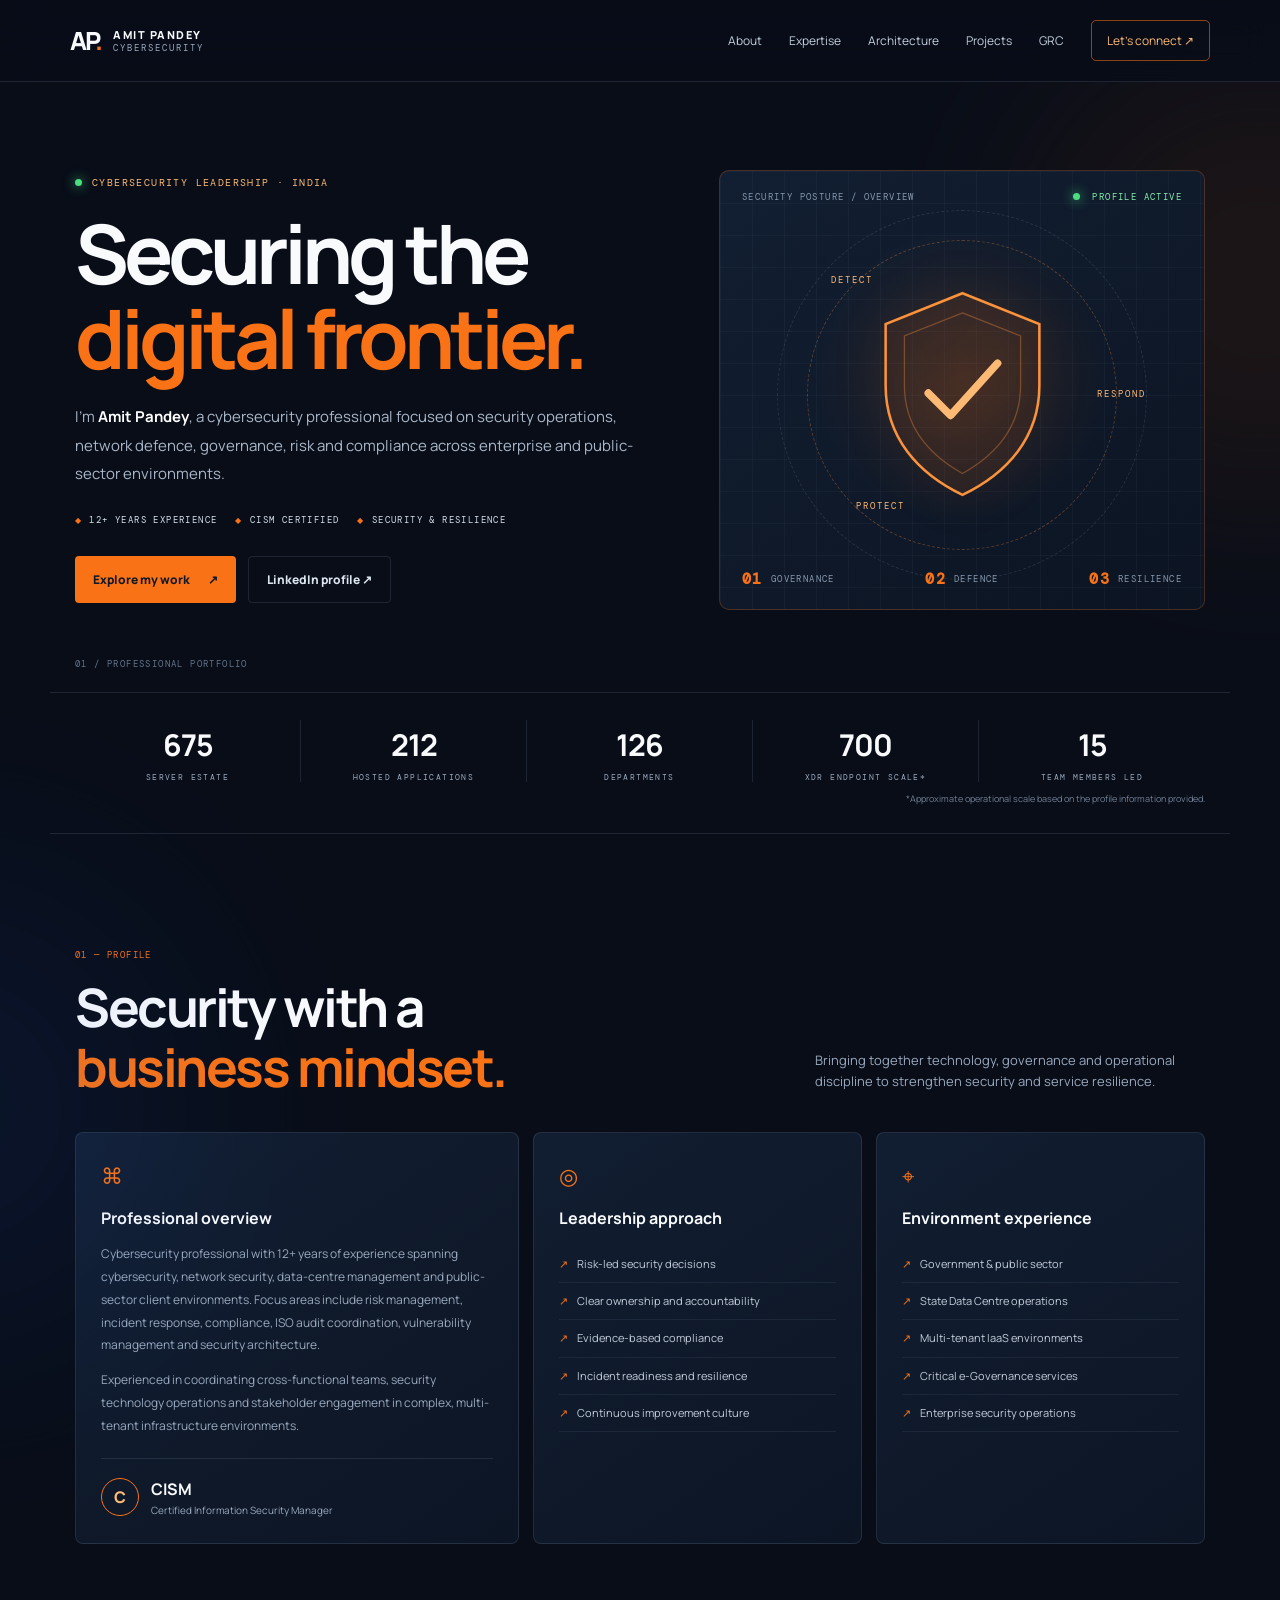
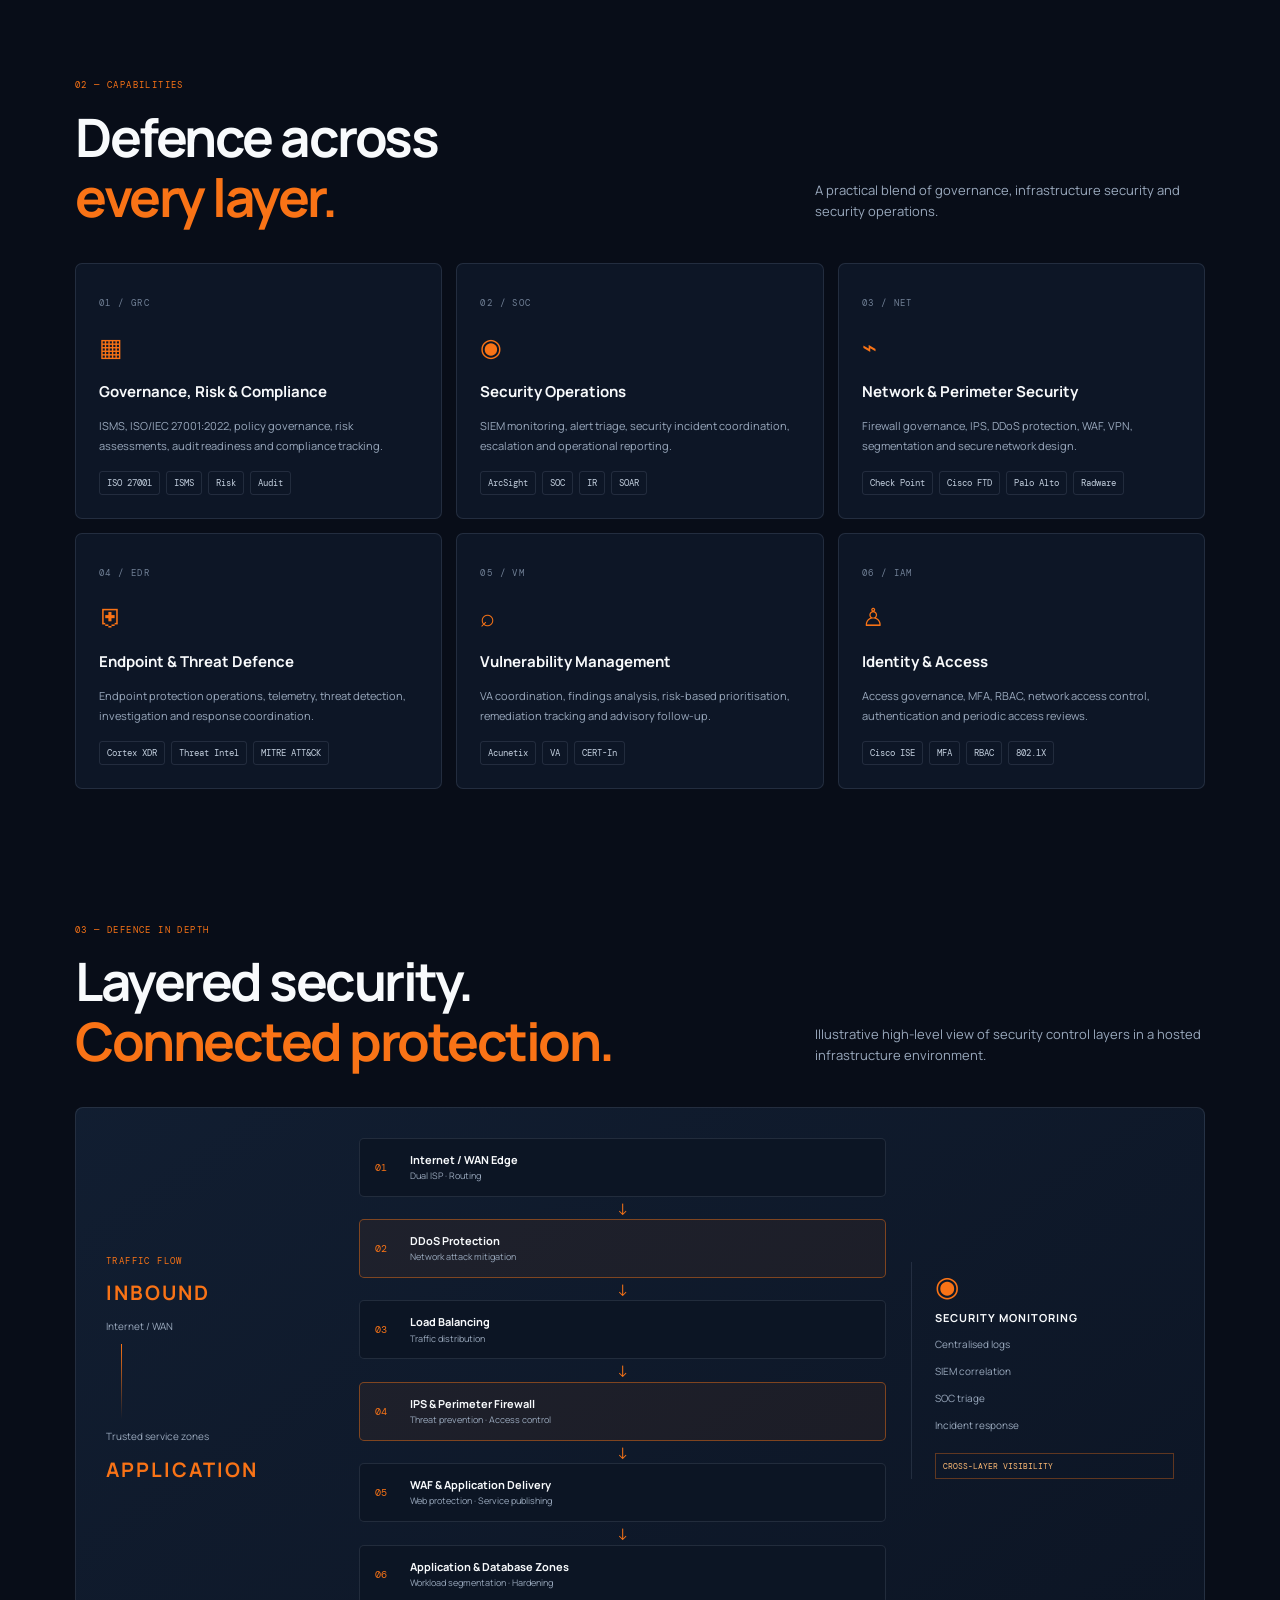
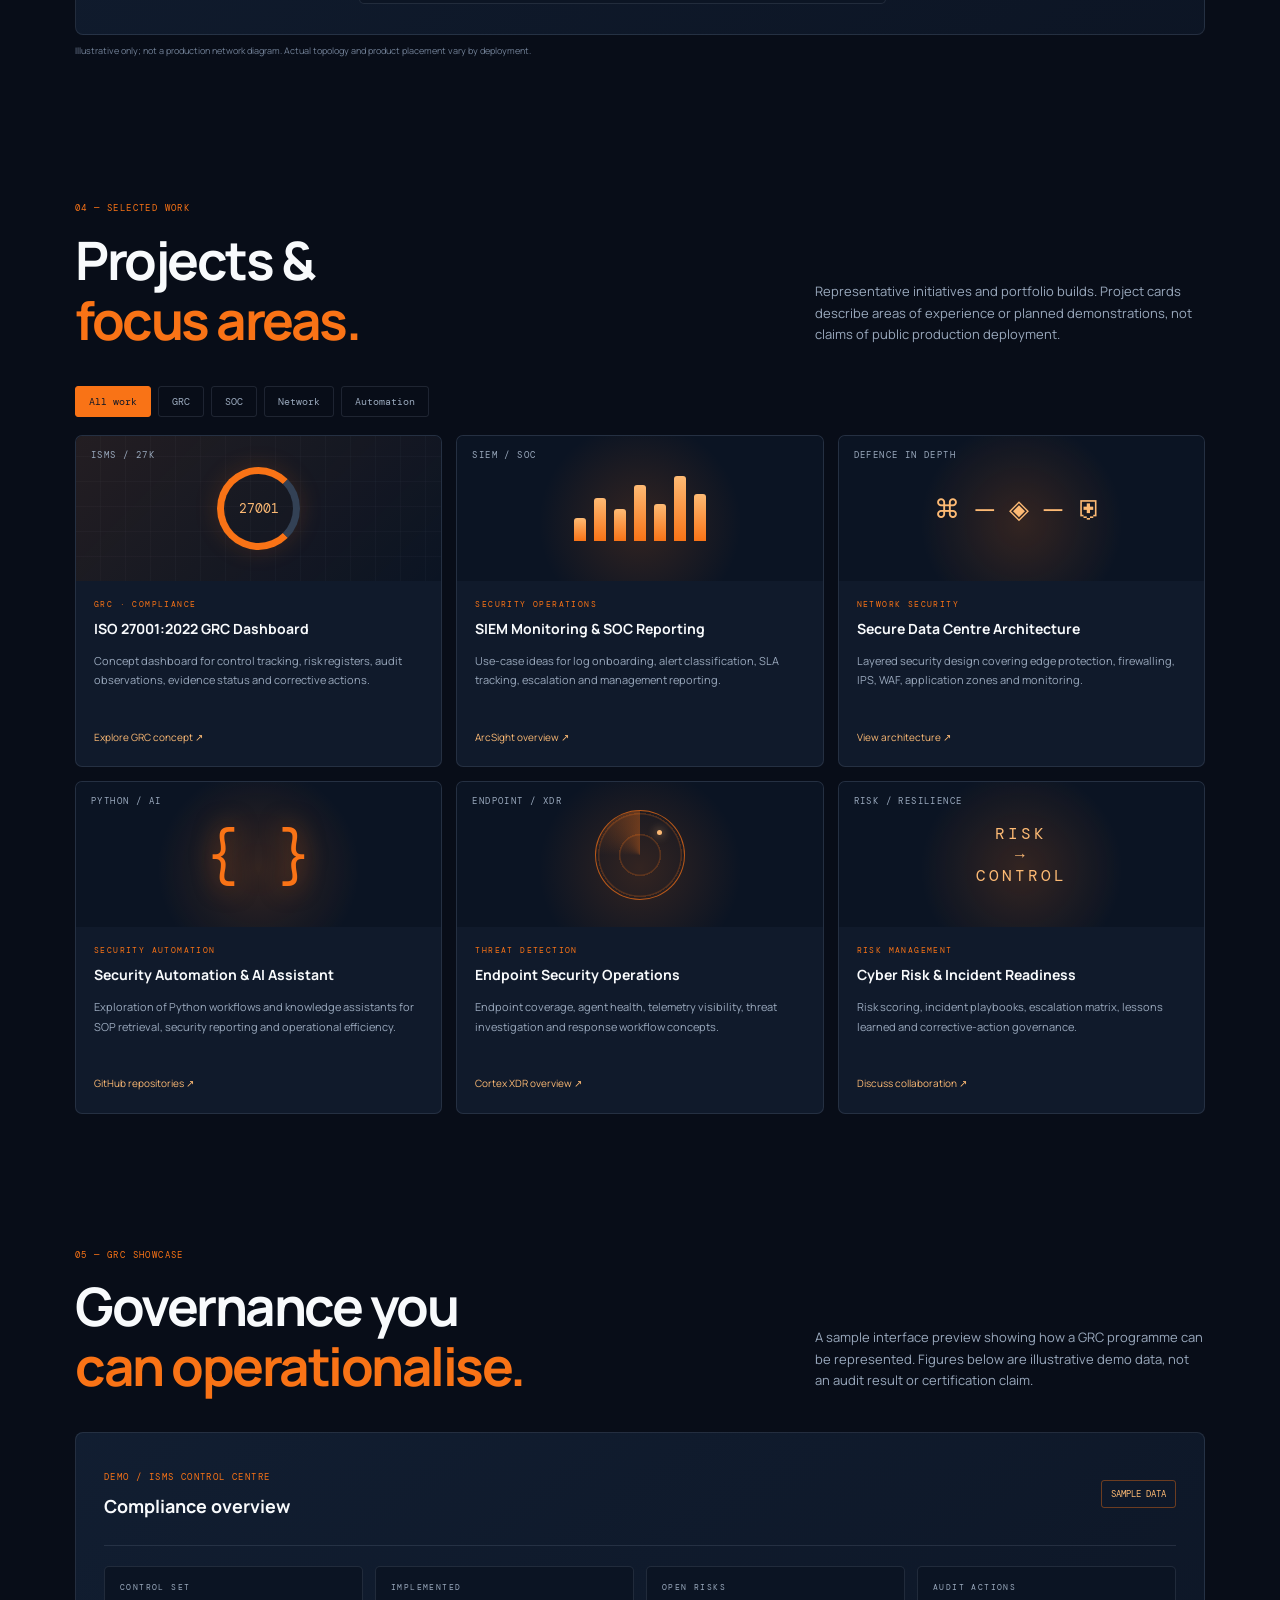
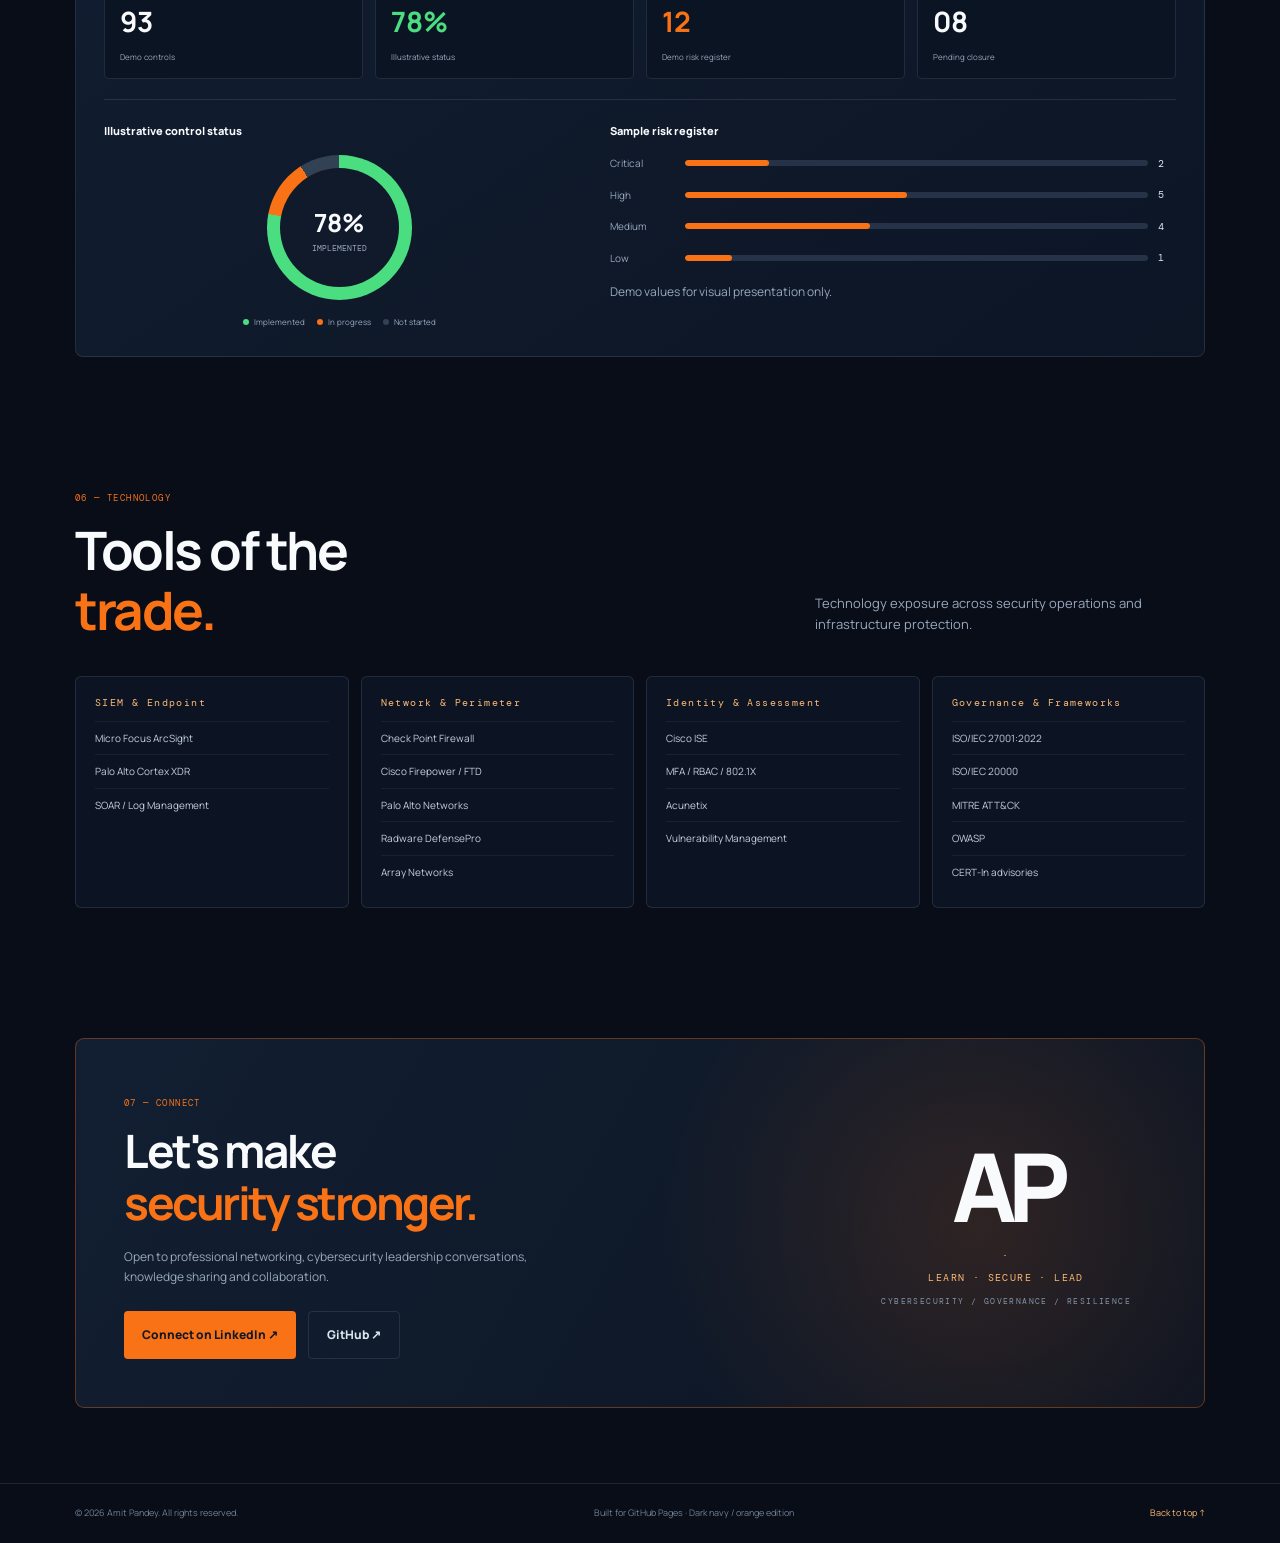
<file: index.html>
<!doctype html>
<html lang="en">
<head>
  <meta charset="utf-8">
  <meta name="viewport" content="width=device-width, initial-scale=1">
  <meta name="theme-color" content="#0b1120">
  <meta name="description" content="Amit Pandey — Cybersecurity Manager. Cybersecurity leadership, security operations, GRC, network security and data-centre security portfolio.">
  <title>Amit Pandey | Cybersecurity Manager</title>
  <link rel="icon" href="assets/favicon.svg" type="image/svg+xml">
  <link rel="preconnect" href="https://fonts.googleapis.com">
  <link rel="preconnect" href="https://fonts.gstatic.com" crossorigin>
  <link href="https://fonts.googleapis.com/css2?family=DM+Mono:wght@400;500&family=Manrope:wght@400;500;600;700;800&display=swap" rel="stylesheet">
  <link rel="stylesheet" href="styles.css">
</head>
<body>
  <div class="ambient ambient-one"></div><div class="ambient ambient-two"></div>
  <header class="topbar">
    <a class="brand" href="#home"><span class="brand-mark">AP<span>.</span></span><span class="brand-name">AMIT PANDEY<small>CYBERSECURITY</small></span></a>
    <button class="menu-toggle" id="menuToggle" aria-label="Toggle navigation" aria-expanded="false">☰</button>
    <nav id="nav">
      <a href="#about">About</a><a href="#expertise">Expertise</a><a href="#architecture">Architecture</a>
      <a href="#projects">Projects</a><a href="#grc">GRC</a><a href="#contact" class="nav-cta">Let's connect ↗</a>
    </nav>
  </header>

  <main>
    <section class="hero section-wrap" id="home">
      <div class="hero-copy">
        <div class="eyebrow"><span class="pulse"></span> CYBERSECURITY LEADERSHIP · INDIA</div>
        <h1>Securing the<br><em>digital frontier.</em></h1>
        <p class="hero-sub">I'm <strong>Amit Pandey</strong>, a cybersecurity professional focused on security operations, network defence, governance, risk and compliance across enterprise and public-sector environments.</p>
        <div class="hero-tags"><span>12+ YEARS EXPERIENCE</span><span>CISM CERTIFIED</span><span>SECURITY &amp; RESILIENCE</span></div>
        <div class="hero-actions"><a class="btn btn-primary" href="#projects">Explore my work <span>↗</span></a><a class="btn btn-ghost" href="https://www.linkedin.com/in/amit-pandey77/" target="_blank" rel="noreferrer">LinkedIn profile ↗</a></div>
      </div>
      <div class="hero-visual">
        <div class="visual-top"><span>SECURITY POSTURE / OVERVIEW</span><span class="live"><i></i> PROFILE ACTIVE</span></div>
        <div class="shield-wrap">
          <svg class="shield" viewBox="0 0 240 260" role="img" aria-label="Cybersecurity shield illustration"><path d="M120 12 210 48v72c0 61-38 103-90 128-52-25-90-67-90-128V48z" fill="rgba(249,115,22,.08)" stroke="#fb923c" stroke-width="3"/><path d="M120 35 188 62v58c0 47-27 80-68 103-41-23-68-56-68-103V62z" fill="none" stroke="rgba(251,146,60,.35)" stroke-width="1.5"/><path d="m80 129 26 26 55-61" fill="none" stroke="#fdba74" stroke-width="9" stroke-linecap="round" stroke-linejoin="round"/></svg>
          <div class="orbit orbit-a"></div><div class="orbit orbit-b"></div>
          <span class="orbit-label label-a">DETECT</span><span class="orbit-label label-b">RESPOND</span><span class="orbit-label label-c">PROTECT</span>
        </div>
        <div class="visual-bottom"><div><b>01</b><span>GOVERNANCE</span></div><div><b>02</b><span>DEFENCE</span></div><div><b>03</b><span>RESILIENCE</span></div></div>
      </div>
      <div class="hero-index">01 / PROFESSIONAL PORTFOLIO</div>
    </section>

    <section class="metrics section-wrap" aria-label="Professional scale">
      <div class="metric"><strong data-count="675">675</strong><span>SERVER ESTATE</span></div>
      <div class="metric"><strong data-count="212">212</strong><span>HOSTED APPLICATIONS</span></div>
      <div class="metric"><strong data-count="126">126</strong><span>DEPARTMENTS</span></div>
      <div class="metric"><strong data-count="700">700</strong><span>XDR ENDPOINT SCALE*</span></div>
      <div class="metric"><strong data-count="15">15</strong><span>TEAM MEMBERS LED</span></div>
      <p class="metric-note">*Approximate operational scale based on the profile information provided.</p>
    </section>

    <section class="section-wrap section" id="about">
      <div class="section-heading"><div><span class="kicker">01 — PROFILE</span><h2>Security with a<br><em>business mindset.</em></h2></div><p>Bringing together technology, governance and operational discipline to strengthen security and service resilience.</p></div>
      <div class="about-grid">
        <article class="panel about-main"><span class="panel-icon">⌘</span><h3>Professional overview</h3><p>Cybersecurity professional with 12+ years of experience spanning cybersecurity, network security, data-centre management and public-sector client environments. Focus areas include risk management, incident response, compliance, ISO audit coordination, vulnerability management and security architecture.</p><p>Experienced in coordinating cross-functional teams, security technology operations and stakeholder engagement in complex, multi-tenant infrastructure environments.</p><div class="credential"><span class="credential-seal">C</span><div><b>CISM</b><small>Certified Information Security Manager</small></div></div></article>
        <article class="panel"><span class="panel-icon">◎</span><h3>Leadership approach</h3><ul class="clean-list"><li>Risk-led security decisions</li><li>Clear ownership and accountability</li><li>Evidence-based compliance</li><li>Incident readiness and resilience</li><li>Continuous improvement culture</li></ul></article>
        <article class="panel"><span class="panel-icon">⌖</span><h3>Environment experience</h3><ul class="clean-list"><li>Government &amp; public sector</li><li>State Data Centre operations</li><li>Multi-tenant IaaS environments</li><li>Critical e-Governance services</li><li>Enterprise security operations</li></ul></article>
      </div>
    </section>

    <section class="section-wrap section" id="expertise">
      <div class="section-heading"><div><span class="kicker">02 — CAPABILITIES</span><h2>Defence across<br><em>every layer.</em></h2></div><p>A practical blend of governance, infrastructure security and security operations.</p></div>
      <div class="capability-grid">
        <article class="cap-card"><span>01 / GRC</span><div class="cap-icon">▦</div><h3>Governance, Risk &amp; Compliance</h3><p>ISMS, ISO/IEC 27001:2022, policy governance, risk assessments, audit readiness and compliance tracking.</p><div class="chips"><i>ISO 27001</i><i>ISMS</i><i>Risk</i><i>Audit</i></div></article>
        <article class="cap-card"><span>02 / SOC</span><div class="cap-icon">◉</div><h3>Security Operations</h3><p>SIEM monitoring, alert triage, security incident coordination, escalation and operational reporting.</p><div class="chips"><i>ArcSight</i><i>SOC</i><i>IR</i><i>SOAR</i></div></article>
        <article class="cap-card"><span>03 / NET</span><div class="cap-icon">⌁</div><h3>Network &amp; Perimeter Security</h3><p>Firewall governance, IPS, DDoS protection, WAF, VPN, segmentation and secure network design.</p><div class="chips"><i>Check Point</i><i>Cisco FTD</i><i>Palo Alto</i><i>Radware</i></div></article>
        <article class="cap-card"><span>04 / EDR</span><div class="cap-icon">⛨</div><h3>Endpoint &amp; Threat Defence</h3><p>Endpoint protection operations, telemetry, threat detection, investigation and response coordination.</p><div class="chips"><i>Cortex XDR</i><i>Threat Intel</i><i>MITRE ATT&amp;CK</i></div></article>
        <article class="cap-card"><span>05 / VM</span><div class="cap-icon">⌕</div><h3>Vulnerability Management</h3><p>VA coordination, findings analysis, risk-based prioritisation, remediation tracking and advisory follow-up.</p><div class="chips"><i>Acunetix</i><i>VA</i><i>CERT-In</i></div></article>
        <article class="cap-card"><span>06 / IAM</span><div class="cap-icon">♙</div><h3>Identity &amp; Access</h3><p>Access governance, MFA, RBAC, network access control, authentication and periodic access reviews.</p><div class="chips"><i>Cisco ISE</i><i>MFA</i><i>RBAC</i><i>802.1X</i></div></article>
      </div>
    </section>

    <section class="section-wrap section architecture-section" id="architecture">
      <div class="section-heading"><div><span class="kicker">03 — DEFENCE IN DEPTH</span><h2>Layered security.<br><em>Connected protection.</em></h2></div><p>Illustrative high-level view of security control layers in a hosted infrastructure environment.</p></div>
      <div class="architecture panel">
        <div class="arch-side"><span class="kicker">TRAFFIC FLOW</span><b>INBOUND</b><small>Internet / WAN</small><div class="flow-line"></div><small>Trusted service zones</small><b>APPLICATION</b></div>
        <div class="arch-stack">
          <div class="arch-node"><span>01</span><b>Internet / WAN Edge</b><small>Dual ISP · Routing</small></div>
          <div class="arch-arrow">↓</div><div class="arch-node orange"><span>02</span><b>DDoS Protection</b><small>Network attack mitigation</small></div>
          <div class="arch-arrow">↓</div><div class="arch-node"><span>03</span><b>Load Balancing</b><small>Traffic distribution</small></div>
          <div class="arch-arrow">↓</div><div class="arch-node orange"><span>04</span><b>IPS &amp; Perimeter Firewall</b><small>Threat prevention · Access control</small></div>
          <div class="arch-arrow">↓</div><div class="arch-node"><span>05</span><b>WAF &amp; Application Delivery</b><small>Web protection · Service publishing</small></div>
          <div class="arch-arrow">↓</div><div class="arch-node"><span>06</span><b>Application &amp; Database Zones</b><small>Workload segmentation · Hardening</small></div>
        </div>
        <aside class="arch-monitor"><div class="monitor-icon">◉</div><b>SECURITY MONITORING</b><p>Centralised logs</p><p>SIEM correlation</p><p>SOC triage</p><p>Incident response</p><div class="monitor-tag">CROSS-LAYER VISIBILITY</div></aside>
      </div>
      <p class="fine-print">Illustrative only; not a production network diagram. Actual topology and product placement vary by deployment.</p>
    </section>

    <section class="section-wrap section" id="projects">
      <div class="section-heading"><div><span class="kicker">04 — SELECTED WORK</span><h2>Projects &amp;<br><em>focus areas.</em></h2></div><p>Representative initiatives and portfolio builds. Project cards describe areas of experience or planned demonstrations, not claims of public production deployment.</p></div>
      <div class="filter-row"><button class="filter active" data-filter="all">All work</button><button class="filter" data-filter="grc">GRC</button><button class="filter" data-filter="soc">SOC</button><button class="filter" data-filter="network">Network</button><button class="filter" data-filter="automation">Automation</button></div>
      <div class="project-grid">
        <article class="project-card" data-category="grc"><div class="project-art art-grc"><span>ISMS / 27K</span><div class="art-ring">27001</div></div><div class="project-body"><div class="project-meta">GRC · COMPLIANCE</div><h3>ISO 27001:2022 GRC Dashboard</h3><p>Concept dashboard for control tracking, risk registers, audit observations, evidence status and corrective actions.</p><a href="#grc">Explore GRC concept ↗</a></div></article>
        <article class="project-card" data-category="soc"><div class="project-art art-soc"><span>SIEM / SOC</span><div class="bars"><i></i><i></i><i></i><i></i><i></i><i></i><i></i></div></div><div class="project-body"><div class="project-meta">SECURITY OPERATIONS</div><h3>SIEM Monitoring &amp; SOC Reporting</h3><p>Use-case ideas for log onboarding, alert classification, SLA tracking, escalation and management reporting.</p><a href="https://www.microfocus.com/en-us/cyberres/secops/arcsight" target="_blank" rel="noreferrer">ArcSight overview ↗</a></div></article>
        <article class="project-card" data-category="network"><div class="project-art art-net"><span>DEFENCE IN DEPTH</span><div class="network-art">⌘ ─ ◈ ─ ⛨</div></div><div class="project-body"><div class="project-meta">NETWORK SECURITY</div><h3>Secure Data Centre Architecture</h3><p>Layered security design covering edge protection, firewalling, IPS, WAF, application zones and monitoring.</p><a href="#architecture">View architecture ↗</a></div></article>
        <article class="project-card" data-category="automation"><div class="project-art art-auto"><span>PYTHON / AI</span><div class="code-art">{ }</div></div><div class="project-body"><div class="project-meta">SECURITY AUTOMATION</div><h3>Security Automation &amp; AI Assistant</h3><p>Exploration of Python workflows and knowledge assistants for SOP retrieval, security reporting and operational efficiency.</p><a href="https://github.com/amit-pandey77" target="_blank" rel="noreferrer">GitHub repositories ↗</a></div></article>
        <article class="project-card" data-category="soc"><div class="project-art art-xdr"><span>ENDPOINT / XDR</span><div class="radar"><i></i></div></div><div class="project-body"><div class="project-meta">THREAT DETECTION</div><h3>Endpoint Security Operations</h3><p>Endpoint coverage, agent health, telemetry visibility, threat investigation and response workflow concepts.</p><a href="https://www.paloaltonetworks.com/cortex/cortex-xdr" target="_blank" rel="noreferrer">Cortex XDR overview ↗</a></div></article>
        <article class="project-card" data-category="grc"><div class="project-art art-risk"><span>RISK / RESILIENCE</span><div class="risk-art">RISK<br>→<br>CONTROL</div></div><div class="project-body"><div class="project-meta">RISK MANAGEMENT</div><h3>Cyber Risk &amp; Incident Readiness</h3><p>Risk scoring, incident playbooks, escalation matrix, lessons learned and corrective-action governance.</p><a href="#contact">Discuss collaboration ↗</a></div></article>
      </div>
    </section>

    <section class="section-wrap section" id="grc">
      <div class="section-heading"><div><span class="kicker">05 — GRC SHOWCASE</span><h2>Governance you<br><em>can operationalise.</em></h2></div><p>A sample interface preview showing how a GRC programme can be represented. Figures below are illustrative demo data, not an audit result or certification claim.</p></div>
      <div class="grc-dashboard panel">
        <div class="dash-header"><div><span class="kicker">DEMO / ISMS CONTROL CENTRE</span><h3>Compliance overview</h3></div><span class="demo-label">SAMPLE DATA</span></div>
        <div class="dash-kpis"><div><small>CONTROL SET</small><b>93</b><span>Demo controls</span></div><div><small>IMPLEMENTED</small><b class="green">78%</b><span>Illustrative status</span></div><div><small>OPEN RISKS</small><b class="orange-text">12</b><span>Demo risk register</span></div><div><small>AUDIT ACTIONS</small><b>08</b><span>Pending closure</span></div></div>
        <div class="dash-lower"><div class="chart-box"><div class="chart-title">Illustrative control status</div><div class="donut"><div><b>78%</b><small>IMPLEMENTED</small></div></div><div class="legend"><span><i class="lg-green"></i>Implemented</span><span><i class="lg-orange"></i>In progress</span><span><i class="lg-muted"></i>Not started</span></div></div><div class="risk-box"><div class="chart-title">Sample risk register</div><div class="risk-row"><span>Critical</span><div><i style="width:18%"></i></div><b>2</b></div><div class="risk-row"><span>High</span><div><i style="width:48%"></i></div><b>5</b></div><div class="risk-row"><span>Medium</span><div><i style="width:40%"></i></div><b>4</b></div><div class="risk-row"><span>Low</span><div><i style="width:10%"></i></div><b>1</b></div><p class="fine-print">Demo values for visual presentation only.</p></div></div>
      </div>
    </section>

    <section class="section-wrap section" id="toolkit">
      <div class="section-heading"><div><span class="kicker">06 — TECHNOLOGY</span><h2>Tools of the<br><em>trade.</em></h2></div><p>Technology exposure across security operations and infrastructure protection.</p></div>
      <div class="toolkit-grid">
        <div class="tool-group"><b>SIEM &amp; Endpoint</b><span>Micro Focus ArcSight</span><span>Palo Alto Cortex XDR</span><span>SOAR / Log Management</span></div>
        <div class="tool-group"><b>Network &amp; Perimeter</b><span>Check Point Firewall</span><span>Cisco Firepower / FTD</span><span>Palo Alto Networks</span><span>Radware DefensePro</span><span>Array Networks</span></div>
        <div class="tool-group"><b>Identity &amp; Assessment</b><span>Cisco ISE</span><span>MFA / RBAC / 802.1X</span><span>Acunetix</span><span>Vulnerability Management</span></div>
        <div class="tool-group"><b>Governance &amp; Frameworks</b><span>ISO/IEC 27001:2022</span><span>ISO/IEC 20000</span><span>MITRE ATT&amp;CK</span><span>OWASP</span><span>CERT-In advisories</span></div>
      </div>
    </section>

    <section class="section-wrap section contact-section" id="contact">
      <div class="contact-card">
        <div><span class="kicker">07 — CONNECT</span><h2>Let's make<br><em>security stronger.</em></h2><p>Open to professional networking, cybersecurity leadership conversations, knowledge sharing and collaboration.</p><div class="hero-actions"><a class="btn btn-primary" href="https://www.linkedin.com/in/amit-pandey77/" target="_blank" rel="noreferrer">Connect on LinkedIn ↗</a><a class="btn btn-ghost" href="https://github.com/amit-pandey77" target="_blank" rel="noreferrer">GitHub ↗</a></div></div>
        <div class="contact-mark"><div class="big-mark">AP<span>.</span></div><span>LEARN · SECURE · LEAD</span><small>CYBERSECURITY / GOVERNANCE / RESILIENCE</small></div>
      </div>
    </section>
  </main>
  <footer><span>© <span id="year"></span> Amit Pandey. All rights reserved.</span><span>Built for GitHub Pages · Dark navy / orange edition</span><a href="#home">Back to top ↑</a></footer>
  <script src="script.js"></script>
</body>
</html>
</file>
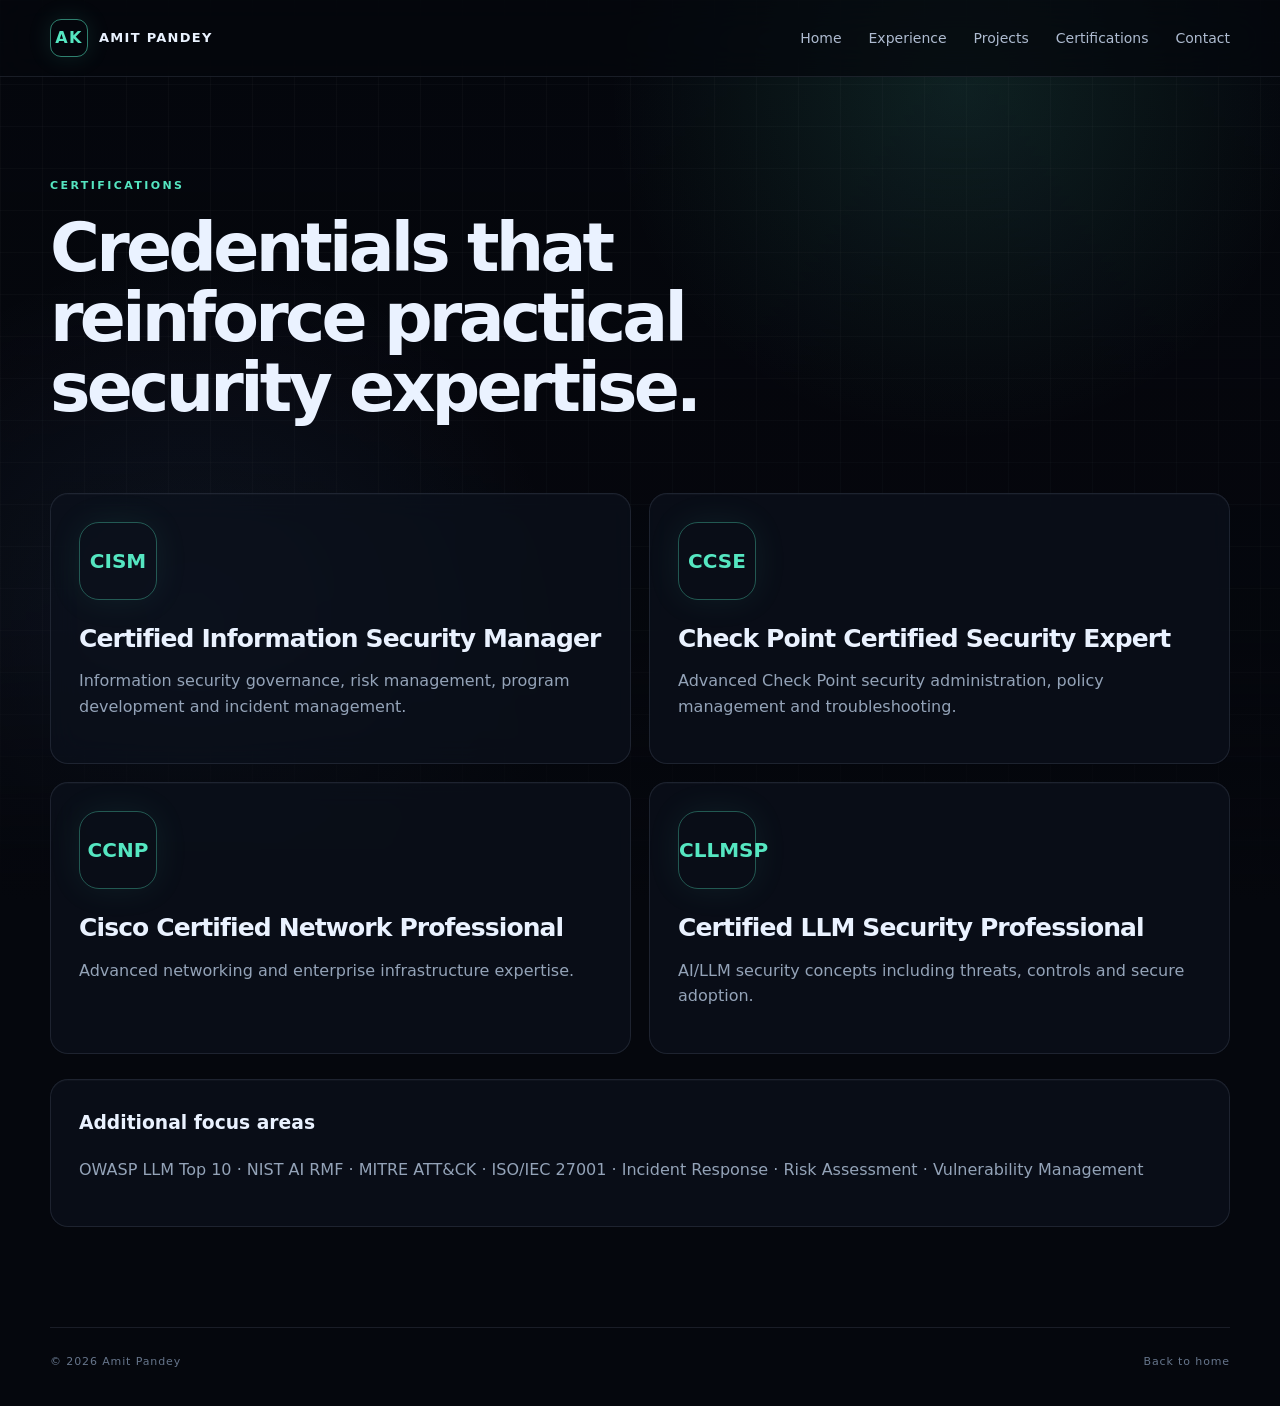
<file: certifications.html>
<!DOCTYPE html>
<html lang="en"><head><meta charset="UTF-8"><meta name="viewport" content="width=device-width,initial-scale=1"><title>Certifications | Amit Pandey</title><link rel="icon" href="assets/img/favicon.svg" type="image/svg+xml"><link rel="stylesheet" href="assets/css/style.css"></head>
<body><div class="bg-grid"></div><header class="nav-wrap"><nav class="nav container"><a class="brand" href="index.html"><span>AK</span><b>AMIT PANDEY</b></a><button class="menu-toggle">☰</button><div class="nav-links"><a href="index.html">Home</a><a href="experience.html">Experience</a><a href="projects.html">Projects</a><a href="certifications.html">Certifications</a><a href="index.html#contact">Contact</a></div></nav></header>
<main class="page container"><div class="page-title reveal"><p class="eyebrow">CERTIFICATIONS</p><h1>Credentials that reinforce practical security expertise.</h1></div>
<div class="credential-grid">
<article class="credential glass reveal"><div class="badge">CISM</div><h2>Certified Information Security Manager</h2><p>Information security governance, risk management, program development and incident management.</p></article>
<article class="credential glass reveal"><div class="badge">CCSE</div><h2>Check Point Certified Security Expert</h2><p>Advanced Check Point security administration, policy management and troubleshooting.</p></article>
<article class="credential glass reveal"><div class="badge">CCNP</div><h2>Cisco Certified Network Professional</h2><p>Advanced networking and enterprise infrastructure expertise.</p></article>
<article class="credential glass reveal"><div class="badge">CLLMSP</div><h2>Certified LLM Security Professional</h2><p>AI/LLM security concepts including threats, controls and secure adoption.</p></article>
</div>
<div class="note glass reveal"><h3>Additional focus areas</h3><p>OWASP LLM Top 10 · NIST AI RMF · MITRE ATT&amp;CK · ISO/IEC 27001 · Incident Response · Risk Assessment · Vulnerability Management</p></div>
</main><footer class="footer container"><span>© <span id="year"></span> Amit Pandey</span><span><a href="index.html">Back to home</a></span></footer><script src="assets/js/main.js"></script></body></html>
</file>
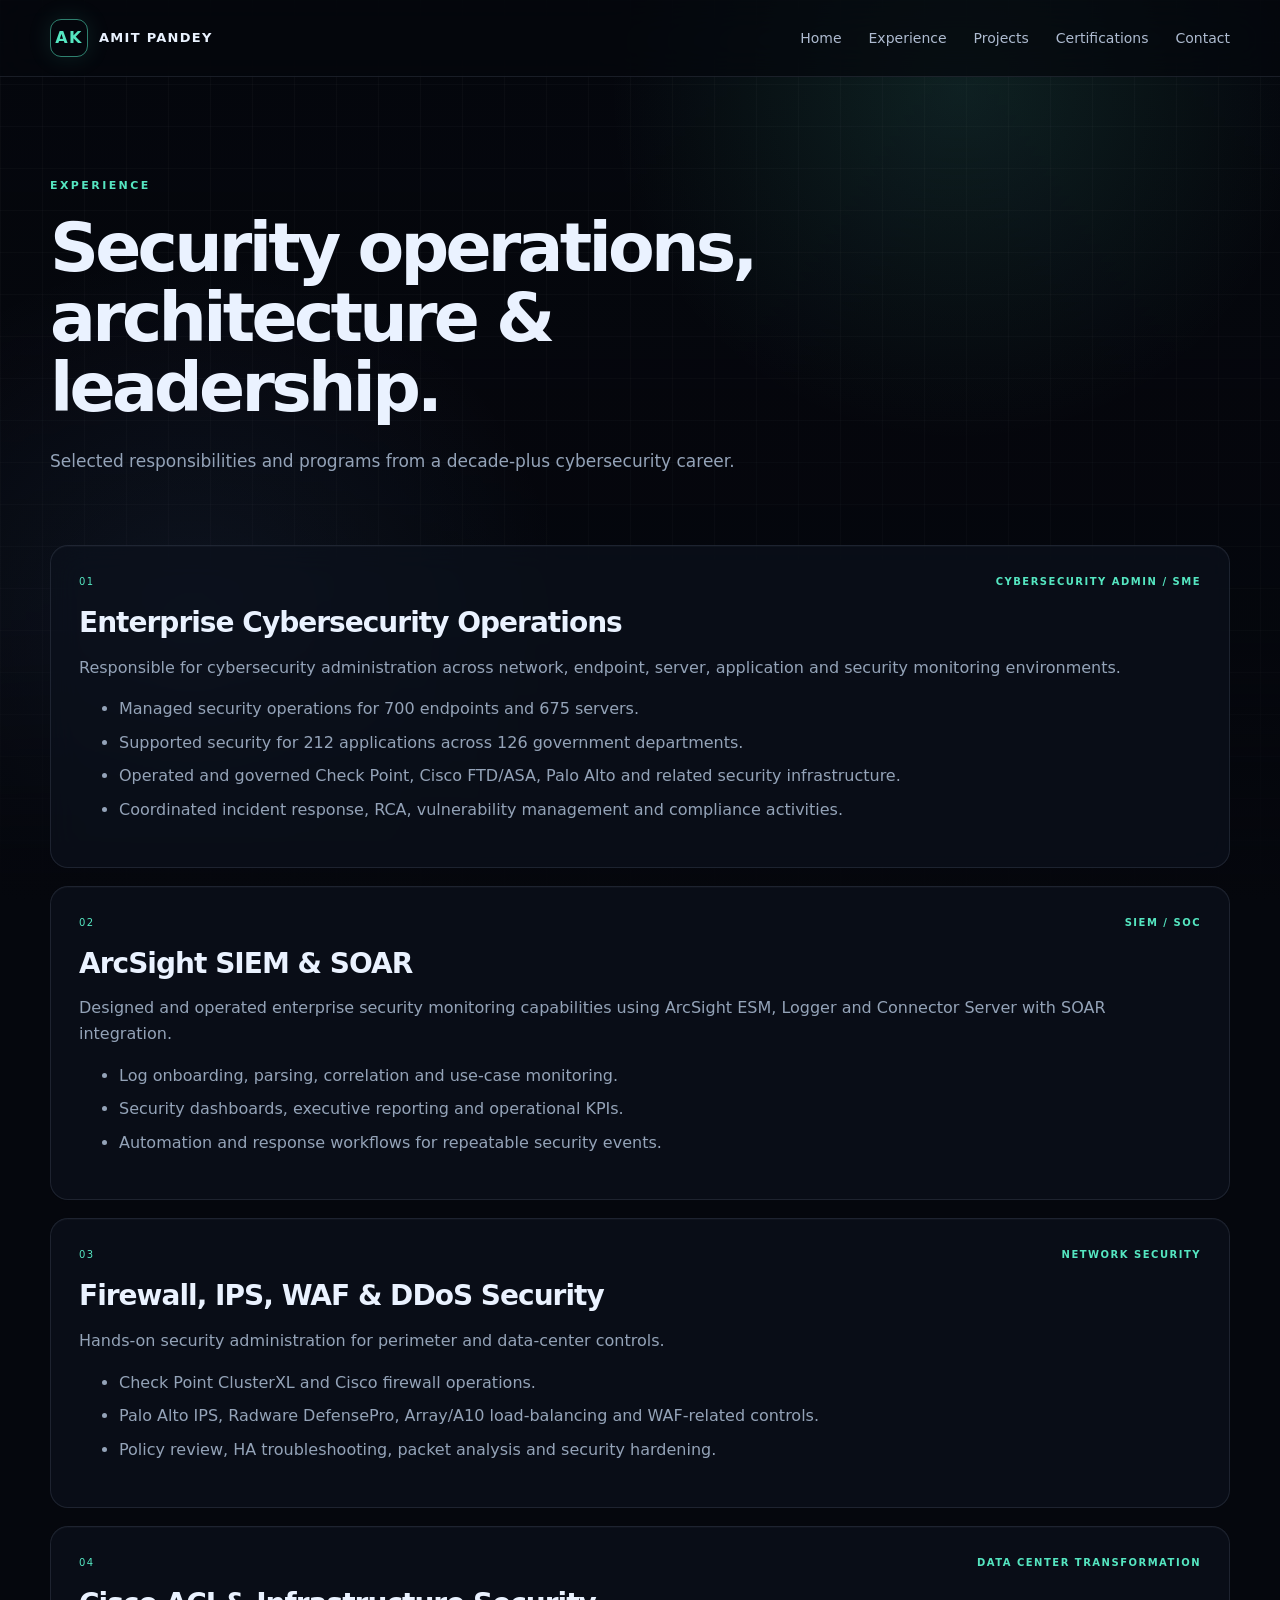
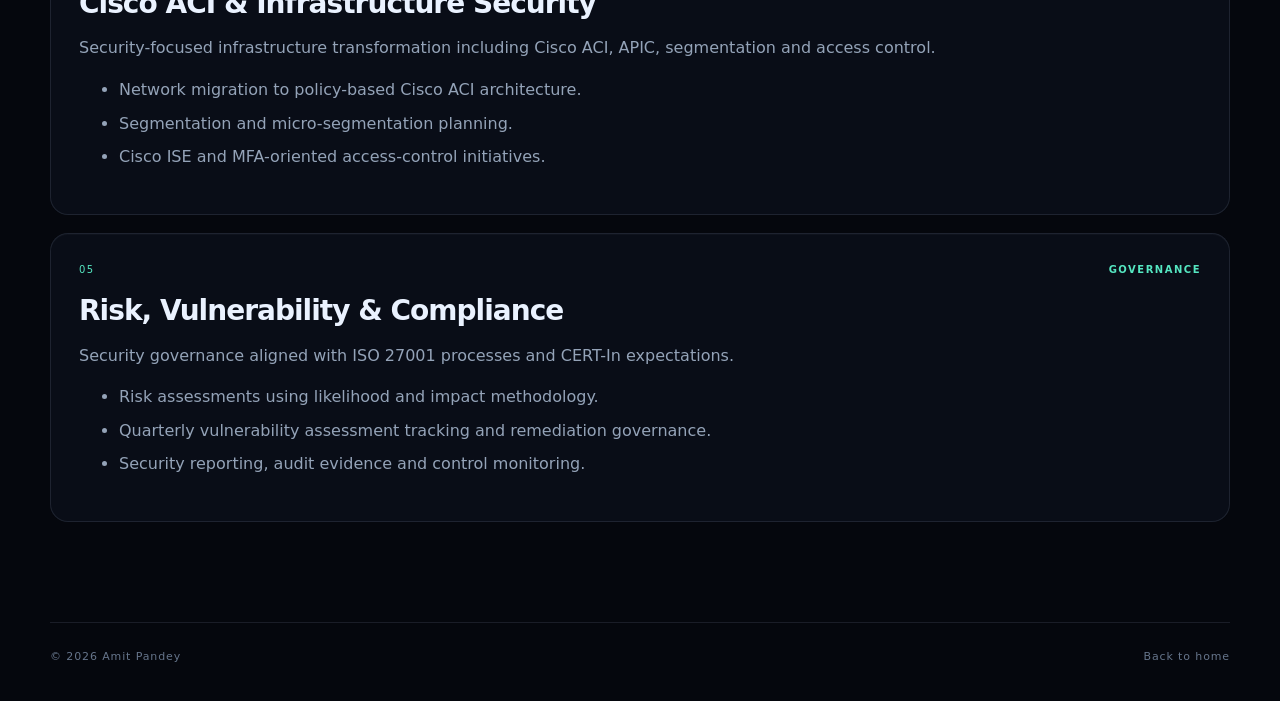
<file: experience.html>
<!DOCTYPE html>
<html lang="en"><head><meta charset="UTF-8"><meta name="viewport" content="width=device-width,initial-scale=1">
<meta name="description" content="Amit Pandey cybersecurity experience."><title>Experience | Amit Pandey</title><link rel="icon" href="assets/img/favicon.svg" type="image/svg+xml"><link rel="stylesheet" href="assets/css/style.css"></head>
<body><div class="bg-grid"></div><header class="nav-wrap"><nav class="nav container"><a class="brand" href="index.html"><span>AK</span><b>AMIT PANDEY</b></a><button class="menu-toggle">☰</button><div class="nav-links"><a href="index.html">Home</a><a href="experience.html">Experience</a><a href="projects.html">Projects</a><a href="certifications.html">Certifications</a><a href="index.html#contact">Contact</a></div></nav></header>
<main class="page container"><div class="page-title reveal"><p class="eyebrow">EXPERIENCE</p><h1>Security operations, architecture &amp; leadership.</h1><p>Selected responsibilities and programs from a decade-plus cybersecurity career.</p></div>
<div class="experience-list">
<article class="experience-card glass reveal"><div class="exp-meta"><span>01</span><b>CYBERSECURITY ADMIN / SME</b></div><h2>Enterprise Cybersecurity Operations</h2><p>Responsible for cybersecurity administration across network, endpoint, server, application and security monitoring environments.</p><ul><li>Managed security operations for 700 endpoints and 675 servers.</li><li>Supported security for 212 applications across 126 government departments.</li><li>Operated and governed Check Point, Cisco FTD/ASA, Palo Alto and related security infrastructure.</li><li>Coordinated incident response, RCA, vulnerability management and compliance activities.</li></ul></article>
<article class="experience-card glass reveal"><div class="exp-meta"><span>02</span><b>SIEM / SOC</b></div><h2>ArcSight SIEM &amp; SOAR</h2><p>Designed and operated enterprise security monitoring capabilities using ArcSight ESM, Logger and Connector Server with SOAR integration.</p><ul><li>Log onboarding, parsing, correlation and use-case monitoring.</li><li>Security dashboards, executive reporting and operational KPIs.</li><li>Automation and response workflows for repeatable security events.</li></ul></article>
<article class="experience-card glass reveal"><div class="exp-meta"><span>03</span><b>NETWORK SECURITY</b></div><h2>Firewall, IPS, WAF &amp; DDoS Security</h2><p>Hands-on security administration for perimeter and data-center controls.</p><ul><li>Check Point ClusterXL and Cisco firewall operations.</li><li>Palo Alto IPS, Radware DefensePro, Array/A10 load-balancing and WAF-related controls.</li><li>Policy review, HA troubleshooting, packet analysis and security hardening.</li></ul></article>
<article class="experience-card glass reveal"><div class="exp-meta"><span>04</span><b>DATA CENTER TRANSFORMATION</b></div><h2>Cisco ACI &amp; Infrastructure Security</h2><p>Security-focused infrastructure transformation including Cisco ACI, APIC, segmentation and access control.</p><ul><li>Network migration to policy-based Cisco ACI architecture.</li><li>Segmentation and micro-segmentation planning.</li><li>Cisco ISE and MFA-oriented access-control initiatives.</li></ul></article>
<article class="experience-card glass reveal"><div class="exp-meta"><span>05</span><b>GOVERNANCE</b></div><h2>Risk, Vulnerability &amp; Compliance</h2><p>Security governance aligned with ISO 27001 processes and CERT-In expectations.</p><ul><li>Risk assessments using likelihood and impact methodology.</li><li>Quarterly vulnerability assessment tracking and remediation governance.</li><li>Security reporting, audit evidence and control monitoring.</li></ul></article>
</div></main><footer class="footer container"><span>© <span id="year"></span> Amit Pandey</span><span><a href="index.html">Back to home</a></span></footer><script src="assets/js/main.js"></script></body></html>
</file>
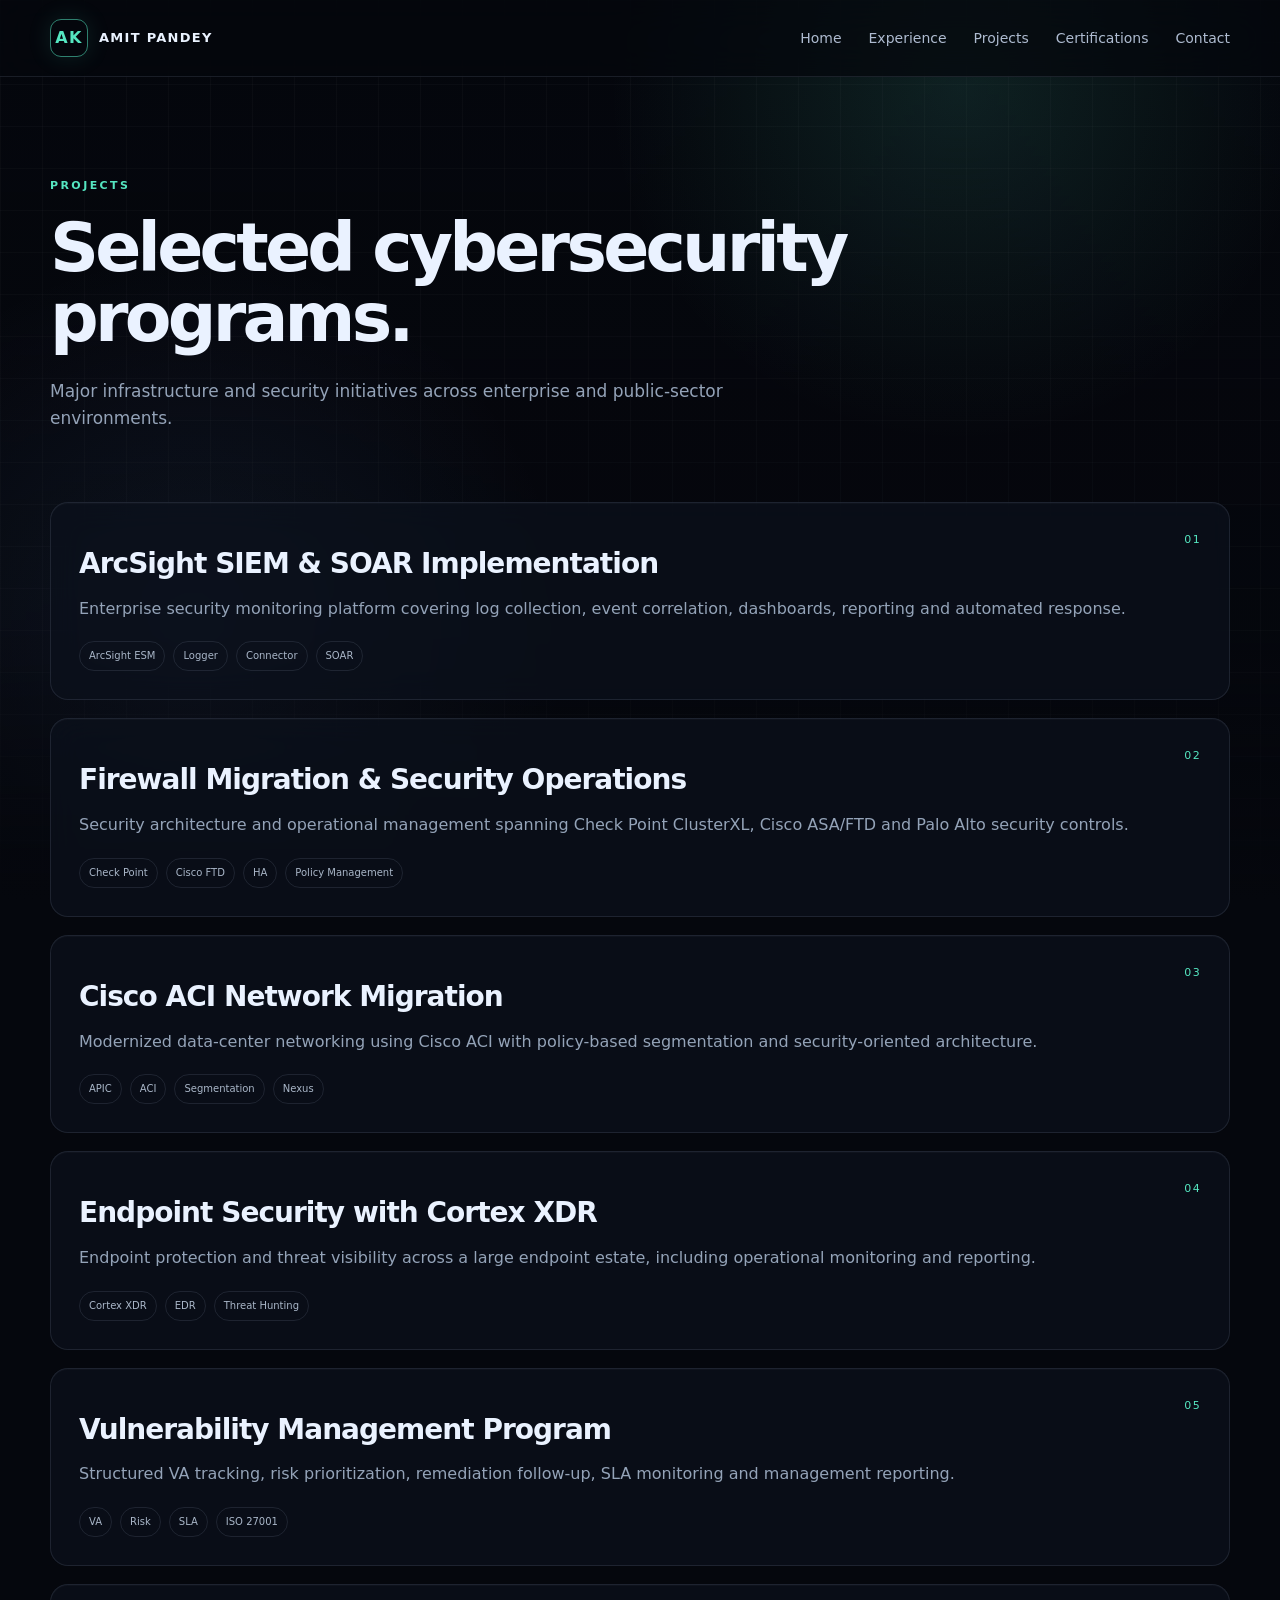
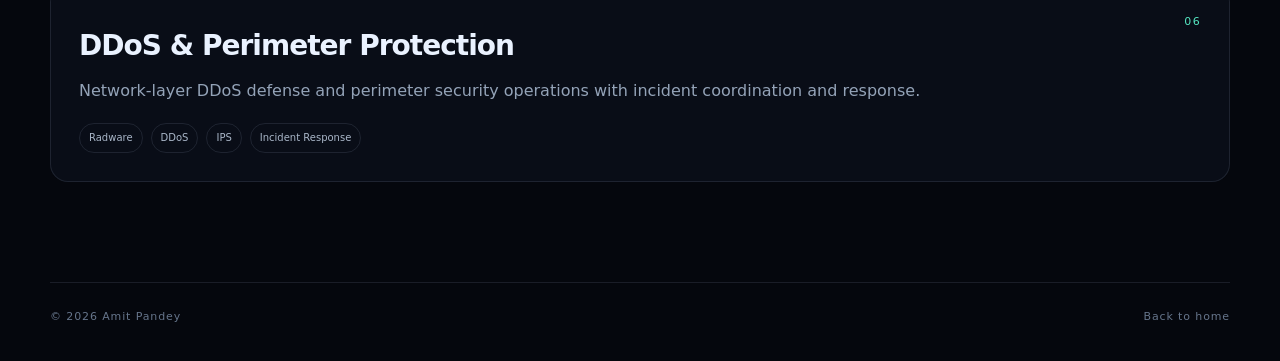
<file: projects.html>
<!DOCTYPE html>
<html lang="en"><head><meta charset="UTF-8"><meta name="viewport" content="width=device-width,initial-scale=1"><title>Projects | Amit Pandey</title><link rel="icon" href="assets/img/favicon.svg" type="image/svg+xml"><link rel="stylesheet" href="assets/css/style.css"></head>
<body><div class="bg-grid"></div><header class="nav-wrap"><nav class="nav container"><a class="brand" href="index.html"><span>AK</span><b>AMIT PANDEY</b></a><button class="menu-toggle">☰</button><div class="nav-links"><a href="index.html">Home</a><a href="experience.html">Experience</a><a href="projects.html">Projects</a><a href="certifications.html">Certifications</a><a href="index.html#contact">Contact</a></div></nav></header>
<main class="page container"><div class="page-title reveal"><p class="eyebrow">PROJECTS</p><h1>Selected cybersecurity programs.</h1><p>Major infrastructure and security initiatives across enterprise and public-sector environments.</p></div>
<div class="project-list">
<article class="project-detail glass reveal"><span class="project-no">01</span><h2>ArcSight SIEM &amp; SOAR Implementation</h2><p>Enterprise security monitoring platform covering log collection, event correlation, dashboards, reporting and automated response.</p><div class="tags"><span>ArcSight ESM</span><span>Logger</span><span>Connector</span><span>SOAR</span></div></article>
<article class="project-detail glass reveal"><span class="project-no">02</span><h2>Firewall Migration &amp; Security Operations</h2><p>Security architecture and operational management spanning Check Point ClusterXL, Cisco ASA/FTD and Palo Alto security controls.</p><div class="tags"><span>Check Point</span><span>Cisco FTD</span><span>HA</span><span>Policy Management</span></div></article>
<article class="project-detail glass reveal"><span class="project-no">03</span><h2>Cisco ACI Network Migration</h2><p>Modernized data-center networking using Cisco ACI with policy-based segmentation and security-oriented architecture.</p><div class="tags"><span>APIC</span><span>ACI</span><span>Segmentation</span><span>Nexus</span></div></article>
<article class="project-detail glass reveal"><span class="project-no">04</span><h2>Endpoint Security with Cortex XDR</h2><p>Endpoint protection and threat visibility across a large endpoint estate, including operational monitoring and reporting.</p><div class="tags"><span>Cortex XDR</span><span>EDR</span><span>Threat Hunting</span></div></article>
<article class="project-detail glass reveal"><span class="project-no">05</span><h2>Vulnerability Management Program</h2><p>Structured VA tracking, risk prioritization, remediation follow-up, SLA monitoring and management reporting.</p><div class="tags"><span>VA</span><span>Risk</span><span>SLA</span><span>ISO 27001</span></div></article>
<article class="project-detail glass reveal"><span class="project-no">06</span><h2>DDoS &amp; Perimeter Protection</h2><p>Network-layer DDoS defense and perimeter security operations with incident coordination and response.</p><div class="tags"><span>Radware</span><span>DDoS</span><span>IPS</span><span>Incident Response</span></div></article>
</div></main><footer class="footer container"><span>© <span id="year"></span> Amit Pandey</span><span><a href="index.html">Back to home</a></span></footer><script src="assets/js/main.js"></script></body></html>
</file>
<file: styles.css>
*{box-sizing:border-box} :root{--bg:#080d18;--panel:#101a2b;--panel2:#121f32;--line:rgba(148,163,184,.16);--text:#f8fafc;--muted:#9aa9bd;--orange:#f97316;--amber:#fdba74;--green:#4ade80;--font:'Manrope',sans-serif;--mono:'DM Mono',monospace}html{scroll-behavior:smooth;scroll-padding-top:90px}body{margin:0;background:var(--bg);color:var(--text);font-family:var(--font);line-height:1.65;overflow-x:hidden}a{color:inherit;text-decoration:none}.ambient{position:absolute;width:420px;height:420px;border-radius:50%;filter:blur(130px);opacity:.11;pointer-events:none}.ambient-one{background:#f97316;top:70px;right:-190px}.ambient-two{background:#2563eb;top:900px;left:-260px}.topbar{height:82px;position:sticky;top:0;z-index:20;display:flex;align-items:center;justify-content:space-between;padding:0 max(calc((100% - 1180px)/2),5.5%);background:rgba(8,13,24,.88);backdrop-filter:blur(18px);border-bottom:1px solid var(--line)}.brand{display:flex;align-items:center;gap:12px}.brand-mark{font-size:25px;font-weight:800;letter-spacing:-2px}.brand-mark span,.big-mark span{color:var(--orange)}.brand-name{font-size:11px;font-weight:800;letter-spacing:1.5px;line-height:1.4}.brand-name small{display:block;color:var(--muted);font:9px var(--mono);letter-spacing:2px}.topbar nav{display:flex;align-items:center;gap:27px;font-size:12px;color:#c4cfdd}.topbar nav a:hover{color:var(--amber)}.nav-cta{padding:10px 15px;border:1px solid rgba(249,115,22,.55);border-radius:5px;color:var(--amber)}.menu-toggle{display:none;background:none;color:white;border:1px solid var(--line);padding:8px 11px;border-radius:5px}.section-wrap{max-width:1180px;margin:auto;padding-left:25px;padding-right:25px}.hero{min-height:610px;display:grid;grid-template-columns:1.1fr .9fr;align-items:center;gap:50px;padding-top:75px;padding-bottom:70px;position:relative}.eyebrow,.kicker,.hero-tags,.visual-top,.visual-bottom,.hero-index,.metric span,.cap-card>span,.project-meta,.dash-kpis small,.tool-group b,.contact-mark span,.contact-mark small{font:10px var(--mono);letter-spacing:1.4px}.eyebrow{color:var(--amber);display:flex;align-items:center;gap:10px}.pulse,.live i{width:7px;height:7px;border-radius:50%;background:#4ade80;box-shadow:0 0 12px #4ade80}.hero h1{font-size:clamp(52px,6.5vw,82px);line-height:1.04;letter-spacing:-5px;margin:22px 0}.hero h1 em,.section-heading h2 em,.contact-card h2 em{font-style:normal;color:var(--orange)}.hero-sub{max-width:600px;color:#aab7c8;font-size:15px;line-height:1.9}.hero-sub strong{color:white}.hero-tags{display:flex;gap:18px;flex-wrap:wrap;color:#d6dfeb;margin:25px 0 30px;font-size:9px}.hero-tags span:before{content:"◆";color:var(--orange);font-size:8px;margin-right:7px}.hero-actions{display:flex;gap:12px;flex-wrap:wrap}.btn{display:inline-flex;align-items:center;gap:18px;padding:13px 18px;border-radius:4px;font-size:12px;font-weight:800;transition:.2s}.btn-primary{background:var(--orange);color:#111827}.btn-primary:hover{background:#fb923c;transform:translateY(-2px)}.btn-ghost{border:1px solid var(--line);color:#dbe4ef}.btn-ghost:hover{border-color:var(--orange)}.hero-visual{height:440px;border:1px solid rgba(249,115,22,.24);border-radius:10px;background:radial-gradient(circle at 50% 47%,rgba(249,115,22,.13),transparent 44%),linear-gradient(145deg,#121f32,#0c1422);position:relative;overflow:hidden}.hero-visual:after{content:"";position:absolute;inset:0;background-image:linear-gradient(rgba(148,163,184,.05) 1px,transparent 1px),linear-gradient(90deg,rgba(148,163,184,.05) 1px,transparent 1px);background-size:32px 32px;pointer-events:none}.visual-top,.visual-bottom{position:absolute;z-index:2;left:22px;right:22px;display:flex;justify-content:space-between;color:#8797ac;font-size:9px}.visual-top{top:20px}.live{color:#86efac}.live i{display:inline-block;margin-right:6px}.shield-wrap{position:absolute;inset:65px 0 55px;display:grid;place-items:center}.shield{width:205px;filter:drop-shadow(0 0 24px rgba(249,115,22,.28));z-index:2}.orbit{position:absolute;border:1px dashed rgba(251,146,60,.32);border-radius:50%;width:310px;height:310px}.orbit-b{width:370px;height:370px;border-color:rgba(148,163,184,.18)}.orbit-label{position:absolute;font:9px var(--mono);letter-spacing:2px;color:var(--amber);z-index:3}.label-a{top:12%;left:23%}.label-b{right:12%;top:48%}.label-c{bottom:13%;left:28%}.visual-bottom{bottom:20px}.visual-bottom div{display:flex;gap:8px;align-items:center}.visual-bottom b{color:var(--orange);font-size:15px}.hero-index{position:absolute;bottom:22px;left:25px;color:#63748b;font-size:9px}.metrics{display:grid;grid-template-columns:repeat(5,1fr);border-top:1px solid var(--line);border-bottom:1px solid var(--line);padding-top:27px;padding-bottom:27px;position:relative}.metric{display:flex;flex-direction:column;align-items:center;border-right:1px solid var(--line)}.metric:nth-child(5){border:0}.metric strong{font-size:30px;letter-spacing:-1px}.metric span{font-size:8px;color:var(--muted);margin-top:2px;text-align:center}.metric-note{grid-column:1/-1;text-align:right;color:#718096;font-size:9px;margin:10px 0 0}.section{padding-top:105px;padding-bottom:20px}.section-heading{display:flex;align-items:end;justify-content:space-between;gap:40px;margin-bottom:35px}.kicker{color:var(--orange);font-size:9px}.section-heading h2,.contact-card h2{font-size:clamp(36px,4.2vw,53px);line-height:1.13;letter-spacing:-2.5px;margin:12px 0 0}.section-heading>p{max-width:390px;color:var(--muted);font-size:13px;margin:0 0 5px}.about-grid{display:grid;grid-template-columns:1.35fr 1fr 1fr;gap:14px}.panel{background:linear-gradient(145deg,rgba(18,31,50,.96),rgba(13,22,37,.96));border:1px solid var(--line);border-radius:8px;padding:25px}.panel-icon{color:var(--orange);font-size:22px}.panel h3{font-size:16px;margin:10px 0}.panel p{color:var(--muted);font-size:12px;line-height:1.9}.credential{display:flex;align-items:center;gap:12px;border-top:1px solid var(--line);margin-top:20px;padding-top:17px}.credential-seal{height:38px;width:38px;display:grid;place-items:center;border:1px solid var(--orange);border-radius:50%;color:var(--amber);font-weight:800}.credential b,.credential small{display:block}.credential small{font-size:10px;color:var(--muted)}.clean-list{list-style:none;padding:0;margin:15px 0 0}.clean-list li{padding:9px 0;border-bottom:1px solid rgba(148,163,184,.1);font-size:11px;color:#c2ccda}.clean-list li:before{content:"↗";color:var(--orange);margin-right:9px}.capability-grid{display:grid;grid-template-columns:repeat(3,1fr);gap:14px}.cap-card{background:rgba(16,26,43,.8);border:1px solid var(--line);padding:23px;border-radius:7px;transition:.2s}.cap-card:hover,.project-card:hover{border-color:rgba(249,115,22,.5);transform:translateY(-3px)}.cap-card>span{color:#718096;font-size:9px}.cap-icon{font-size:25px;color:var(--orange);margin:13px 0}.cap-card h3{font-size:15px;margin:0 0 9px}.cap-card p,.project-body p{font-size:11px;line-height:1.8;color:var(--muted)}.chips{display:flex;flex-wrap:wrap;gap:6px;margin-top:15px}.chips i{font-style:normal;font:9px var(--mono);padding:5px 7px;border:1px solid var(--line);border-radius:3px;color:#c3cfde}.architecture{display:grid;grid-template-columns:.65fr 1.5fr .75fr;gap:25px;align-items:center;padding:30px}.arch-side{display:flex;flex-direction:column;align-items:flex-start;gap:9px}.arch-side b{font-size:20px;color:var(--orange);letter-spacing:2px}.arch-side small{font-size:10px;color:var(--muted)}.flow-line{height:75px;width:1px;background:linear-gradient(var(--orange),transparent);margin-left:15px}.arch-stack{display:flex;flex-direction:column;align-items:stretch}.arch-node{display:grid;grid-template-columns:35px 1fr;align-items:center;padding:12px 15px;border:1px solid var(--line);border-radius:5px;background:#0c1524}.arch-node>span{grid-row:span 2;color:var(--orange);font:10px var(--mono)}.arch-node b{font-size:11px}.arch-node small{color:var(--muted);font-size:9px}.arch-node.orange{border-color:rgba(249,115,22,.45);background:rgba(249,115,22,.06)}.arch-arrow{text-align:center;color:var(--orange);font-size:16px;line-height:1.4}.arch-monitor{border-left:1px solid var(--line);padding-left:23px}.monitor-icon{color:var(--orange);font-size:28px}.arch-monitor b{font-size:11px;display:block;letter-spacing:1px}.arch-monitor p{font-size:10px;color:var(--muted);margin:8px 0}.monitor-tag{font:8px var(--mono);color:var(--amber);border:1px solid rgba(249,115,22,.35);padding:7px;margin-top:18px}.fine-print{font-size:9px;color:#728197}.filter-row{display:flex;gap:7px;margin-bottom:18px;flex-wrap:wrap}.filter{background:transparent;border:1px solid var(--line);color:var(--muted);font:10px var(--mono);padding:8px 13px;border-radius:3px;cursor:pointer}.filter.active,.filter:hover{color:#111827;background:var(--orange);border-color:var(--orange)}.project-grid{display:grid;grid-template-columns:repeat(3,1fr);gap:14px}.project-card{border:1px solid var(--line);background:#101a2b;border-radius:7px;overflow:hidden;transition:.2s}.project-card.hidden{display:none}.project-art{height:145px;position:relative;display:flex;align-items:center;justify-content:center;overflow:hidden;background:radial-gradient(circle at 50% 60%,rgba(249,115,22,.17),transparent 50%),#0b1423}.project-art>span{position:absolute;top:13px;left:15px;color:#9aa9bd;font:9px var(--mono);letter-spacing:1.4px}.art-grc{background-image:linear-gradient(135deg,rgba(249,115,22,.1),transparent),repeating-linear-gradient(0deg,transparent,transparent 24px,rgba(148,163,184,.07) 25px),repeating-linear-gradient(90deg,transparent,transparent 24px,rgba(148,163,184,.07) 25px)}.art-ring{height:83px;width:83px;border:7px solid var(--orange);border-right-color:#334155;border-radius:50%;display:grid;place-items:center;font:13px var(--mono);color:var(--amber);box-shadow:0 0 25px rgba(249,115,22,.16)}.bars{height:65px;display:flex;align-items:end;gap:8px}.bars i{display:block;width:12px;background:linear-gradient(var(--amber),var(--orange));height:35%;border-radius:3px 3px 0 0}.bars i:nth-child(2){height:65%}.bars i:nth-child(3){height:48%}.bars i:nth-child(4){height:85%}.bars i:nth-child(5){height:56%}.bars i:nth-child(6){height:100%}.bars i:nth-child(7){height:72%}.network-art{font-size:26px;color:var(--amber);letter-spacing:5px}.code-art{font:58px var(--mono);color:var(--orange);text-shadow:0 0 25px rgba(249,115,22,.5)}.radar{width:90px;height:90px;border:1px solid rgba(249,115,22,.7);border-radius:50%;position:relative;background:repeating-radial-gradient(circle,transparent 0 19px,rgba(249,115,22,.22) 20px 21px)}.radar:after{content:"";position:absolute;inset:0;border-radius:50%;background:conic-gradient(from 0deg,transparent 0 75%,rgba(249,115,22,.35));}.radar i{position:absolute;top:19px;right:22px;width:5px;height:5px;border-radius:50%;background:#fdba74;z-index:2;box-shadow:0 0 10px #fdba74}.risk-art{text-align:center;color:var(--amber);font:16px var(--mono);letter-spacing:3px}.project-body{padding:18px}.project-meta{font-size:8px;color:var(--orange)}.project-body h3{font-size:14px;margin:8px 0}.project-body p{min-height:60px}.project-body a{font-size:10px;color:var(--amber)}.project-body a:hover{text-decoration:underline}.grc-dashboard{padding:28px}.dash-header{display:flex;justify-content:space-between;align-items:center;border-bottom:1px solid var(--line);padding-bottom:18px}.dash-header h3{font-size:18px;margin:5px 0}.demo-label{font:9px var(--mono);padding:7px 9px;border:1px solid rgba(249,115,22,.4);color:var(--amber);border-radius:3px}.dash-kpis{display:grid;grid-template-columns:repeat(4,1fr);gap:12px;margin:20px 0}.dash-kpis>div{padding:15px;background:#0b1423;border:1px solid var(--line);border-radius:5px}.dash-kpis small,.dash-kpis span{display:block;color:var(--muted);font-size:8px}.dash-kpis b{display:block;font-size:28px;margin:6px 0}.dash-kpis .green{color:var(--green)}.dash-kpis .orange-text{color:var(--orange)}.dash-lower{display:grid;grid-template-columns:1fr 1.2fr;gap:35px;border-top:1px solid var(--line);padding-top:22px}.chart-title{font-size:11px;font-weight:800;margin-bottom:15px}.donut{width:145px;height:145px;border-radius:50%;margin:10px auto 15px;background:conic-gradient(var(--green) 0 78%,var(--orange) 78% 91%,#334155 91% 100%);display:grid;place-items:center;position:relative}.donut:before{content:"";position:absolute;inset:13px;background:#101a2b;border-radius:50%}.donut>div{z-index:1;text-align:center}.donut b,.donut small{display:block}.donut b{font-size:25px}.donut small{font:8px var(--mono);color:var(--muted)}.legend{display:flex;justify-content:center;gap:12px;flex-wrap:wrap}.legend span{font-size:8px;color:var(--muted)}.legend i{display:inline-block;width:6px;height:6px;border-radius:50%;margin-right:5px}.lg-green{background:var(--green)}.lg-orange{background:var(--orange)}.lg-muted{background:#334155}.risk-row{display:grid;grid-template-columns:65px 1fr 18px;gap:10px;align-items:center;margin:15px 0;font-size:10px;color:var(--muted)}.risk-row>div{height:6px;background:#253247;border-radius:5px;overflow:hidden}.risk-row>div i{display:block;height:100%;background:var(--orange);border-radius:5px}.risk-row b{color:#e2e8f0;font:10px var(--mono)}.toolkit-grid{display:grid;grid-template-columns:repeat(4,1fr);gap:12px}.tool-group{border:1px solid var(--line);border-radius:6px;padding:19px;background:rgba(16,26,43,.65)}.tool-group b{display:block;color:var(--amber);margin-bottom:12px}.tool-group span{display:block;font-size:10px;color:#c3cfde;padding:8px 0;border-top:1px solid rgba(148,163,184,.09)}.contact-section{padding-top:110px;padding-bottom:75px}.contact-card{border:1px solid rgba(249,115,22,.35);border-radius:9px;padding:48px;background:radial-gradient(circle at 80% 50%,rgba(249,115,22,.14),transparent 35%),linear-gradient(120deg,#121f32,#0c1422);display:flex;justify-content:space-between;align-items:center;gap:30px}.contact-card h2{font-size:46px}.contact-card p{max-width:450px;color:var(--muted);font-size:12px;margin:18px 0 24px}.contact-mark{text-align:center;padding:25px}.big-mark{font-size:95px;font-weight:800;letter-spacing:-9px;line-height:1}.contact-mark span,.contact-mark small{display:block;color:var(--amber);margin-top:12px}.contact-mark small{font-size:8px;color:#8494a9}footer{border-top:1px solid var(--line);padding:22px max(calc((100% - 1130px)/2),5.5%);display:flex;justify-content:space-between;gap:15px;color:#718096;font-size:9px}footer a{color:var(--amber)}@media(max-width:850px){.topbar nav{gap:13px}.hero{grid-template-columns:1fr .8fr;gap:20px}.hero h1{font-size:58px}.about-grid{grid-template-columns:1fr 1fr}.about-main{grid-column:1/-1}.architecture{grid-template-columns:.4fr 1.4fr}.arch-monitor{grid-column:1/-1;border-left:0;border-top:1px solid var(--line);padding:15px 0 0;display:flex;gap:14px;align-items:center;flex-wrap:wrap}.arch-monitor p{margin:0}.monitor-tag{margin:0}.toolkit-grid{grid-template-columns:repeat(2,1fr)}}@media(max-width:620px){.topbar{height:70px}.menu-toggle{display:block}.topbar nav{display:none;position:absolute;top:69px;left:0;right:0;background:#0b1423;padding:18px 25px 22px;border-bottom:1px solid var(--line);flex-direction:column;align-items:stretch}.topbar nav.open{display:flex}.hero{grid-template-columns:1fr;padding-top:65px;gap:28px}.hero h1{font-size:58px;letter-spacing:-3px}.hero-visual{height:350px}.hero-index{display:none}.metrics{grid-template-columns:repeat(2,1fr);gap:18px}.metric{border-right:0;border-bottom:1px solid var(--line);padding-bottom:12px}.metric:nth-child(5){grid-column:1/-1}.section{padding-top:75px}.section-heading{display:block}.section-heading>p{margin-top:15px}.about-grid,.capability-grid,.project-grid{grid-template-columns:1fr}.about-main{grid-column:auto}.architecture{grid-template-columns:1fr;padding:18px}.arch-side{display:none}.arch-monitor{grid-column:auto}.dash-kpis{grid-template-columns:repeat(2,1fr)}.dash-lower{grid-template-columns:1fr}.toolkit-grid{grid-template-columns:1fr 1fr}.contact-card{padding:28px;display:block}.contact-mark{padding:35px 0 0}.contact-card h2{font-size:40px}footer{flex-direction:column;padding:22px 25px}.metric-note{text-align:left}}@media(prefers-reduced-motion:reduce){html{scroll-behavior:auto}*,*:before,*:after{transition:none!important;animation:none!important}}
</file>
<file: assets/css/style.css>
:root{--bg:#05070d;--panel:rgba(12,17,28,.72);--text:#eaf2ff;--muted:#94a3b8;--accent:#55e6c1;--accent2:#7aa7ff;--line:rgba(148,163,184,.15);--max:1180px}*{box-sizing:border-box}html{scroll-behavior:smooth}body{margin:0;background:var(--bg);color:var(--text);font-family:Inter,ui-sans-serif,system-ui,-apple-system,Segoe UI,sans-serif;line-height:1.6;overflow-x:hidden}a{color:inherit;text-decoration:none}.container{width:min(var(--max),calc(100% - 40px));margin:auto}.bg-grid{position:fixed;inset:0;z-index:-2;background:radial-gradient(circle at 75% 10%,rgba(85,230,193,.12),transparent 28%),radial-gradient(circle at 15% 70%,rgba(122,167,255,.10),transparent 30%),linear-gradient(rgba(255,255,255,.025) 1px,transparent 1px),linear-gradient(90deg,rgba(255,255,255,.025) 1px,transparent 1px);background-size:auto,auto,42px 42px,42px 42px}.bg-grid:after{content:"";position:absolute;inset:0;background:linear-gradient(180deg,transparent 0%,rgba(5,7,13,.25) 70%,var(--bg) 100%)}.nav-wrap{position:sticky;top:0;z-index:10;border-bottom:1px solid var(--line);background:rgba(5,7,13,.72);backdrop-filter:blur(18px)}.nav{height:76px;display:flex;align-items:center;justify-content:space-between}.brand{display:flex;align-items:center;gap:11px;letter-spacing:.08em}.brand span{display:grid;place-items:center;width:38px;height:38px;border:1px solid rgba(85,230,193,.55);border-radius:11px;color:var(--accent);font-weight:800;box-shadow:0 0 25px rgba(85,230,193,.12)}.brand b{font-size:13px}.nav-links{display:flex;gap:27px;color:#aebbd0;font-size:14px}.nav-links a:hover,.text-link:hover{color:var(--accent)}.menu-toggle{display:none;background:none;border:0;color:white;font-size:25px}.hero{min-height:calc(100vh - 76px);display:grid;grid-template-columns:1.35fr .65fr;gap:60px;align-items:center;padding-top:70px;padding-bottom:80px}.eyebrow{font-size:11px;letter-spacing:.22em;color:var(--accent);font-weight:800;margin:0 0 18px}.pulse{display:inline-block;width:7px;height:7px;border-radius:50%;background:var(--accent);box-shadow:0 0 12px var(--accent);margin-right:9px}h1{font-size:clamp(44px,6.2vw,78px);line-height:1.03;letter-spacing:-.055em;margin:0 0 25px;max-width:850px}h1 span{color:var(--accent)}h2{font-size:clamp(30px,4vw,48px);line-height:1.1;letter-spacing:-.035em;margin:0 0 20px}.lead{font-size:18px;color:var(--muted);max-width:700px}.hero-actions{display:flex;gap:13px;flex-wrap:wrap;margin:30px 0}.btn{display:inline-flex;gap:12px;align-items:center;padding:13px 19px;border-radius:10px;border:1px solid var(--line);font-weight:750;font-size:14px;transition:.25s}.btn.primary{background:var(--accent);color:#03110d;border-color:var(--accent)}.btn.primary:hover{transform:translateY(-2px);box-shadow:0 12px 35px rgba(85,230,193,.22)}.btn.ghost:hover{border-color:var(--accent);color:var(--accent)}.social-row{display:flex;gap:20px;color:#8493aa;font-size:13px}.social-row a:hover{color:var(--text)}.hero-card{padding:34px;border:1px solid var(--line);background:linear-gradient(145deg,rgba(16,23,37,.82),rgba(7,10,17,.65));border-radius:24px;text-align:center;box-shadow:0 25px 80px rgba(0,0,0,.35)}.avatar-ring{width:145px;height:145px;margin:0 auto 22px;padding:6px;border-radius:50%;border:1px solid rgba(85,230,193,.5);background:radial-gradient(circle,rgba(85,230,193,.14),transparent 65%)}.avatar{width:100%;height:100%;display:grid;place-items:center;border-radius:50%;background:linear-gradient(145deg,#111c2d,#080c14);font-size:42px;font-weight:850;letter-spacing:-.08em;color:var(--accent)}.availability{display:inline-flex;align-items:center;gap:8px;padding:6px 10px;border:1px solid var(--line);border-radius:99px;font-size:11px;color:#b6c2d5}.availability i{width:6px;height:6px;background:var(--accent);border-radius:50%}.hero-card h3{font-size:25px;margin:17px 0 2px}.hero-card>p{margin:0;color:var(--muted)}.stats{display:grid;grid-template-columns:repeat(3,1fr);gap:10px;margin-top:28px}.stats div{padding:14px 5px;border-top:1px solid var(--line)}.stats strong{display:block;font-size:21px;color:var(--accent)}.stats small{font-size:9px;color:var(--muted);text-transform:uppercase;letter-spacing:.08em}.section{padding:100px 0}.section-head{max-width:820px;margin-bottom:42px}.section-head.inline{display:flex;justify-content:space-between;align-items:end;gap:30px}.text-link{color:var(--accent);font-size:13px;white-space:nowrap}.about-grid{display:grid;grid-template-columns:1.2fr .8fr;gap:20px}.glass{border:1px solid var(--line);background:var(--panel);backdrop-filter:blur(15px);border-radius:18px;padding:28px;box-shadow:inset 0 1px rgba(255,255,255,.025)}.glass p{color:var(--muted)}.metrics{display:flex;flex-direction:column;justify-content:center;gap:19px}.metric{display:grid;grid-template-columns:1fr auto;gap:8px;font-size:13px}.metric b{color:var(--accent)}.metric>div{grid-column:1/-1;height:5px;background:#17202e;border-radius:99px;overflow:hidden}.metric i{display:block;height:100%;background:linear-gradient(90deg,var(--accent2),var(--accent));border-radius:99px}.card-grid{display:grid;grid-template-columns:repeat(3,1fr);gap:18px}.service{transition:.3s}.service:hover,.project:hover,.credential:hover,.experience-card:hover{transform:translateY(-6px);border-color:rgba(85,230,193,.3)}.icon{font-size:27px;color:var(--accent)}.service h3{margin:12px 0 4px}.service p{font-size:14px}.timeline{border-left:1px solid var(--line);padding-left:34px}.timeline-item{position:relative;margin:0 0 34px}.dot{position:absolute;width:10px;height:10px;border:2px solid var(--accent);background:var(--bg);border-radius:50%;left:-40px;top:8px}.date{font-size:10px;letter-spacing:.18em;color:var(--accent);font-weight:800}.timeline-item h3{font-size:21px;margin:7px 0}.timeline-item p{color:var(--muted);margin:0}.project-grid{display:grid;grid-template-columns:repeat(3,1fr);gap:18px}.project{display:block;transition:.3s}.project>span,.project-no{font-size:11px;color:var(--accent);letter-spacing:.12em}.project h3{font-size:22px;margin:28px 0 8px}.project p{font-size:14px}.project b{font-size:10px;letter-spacing:.14em;color:#6f7e94}.cert-grid{display:grid;grid-template-columns:repeat(4,1fr);gap:15px}.cert strong{font-size:30px;color:var(--accent);display:block}.cert span{font-size:12px;color:var(--muted)}.contact{padding-top:40px}.contact-box{text-align:center;padding:70px 25px}.contact-box p:not(.eyebrow){max-width:650px;margin:0 auto 27px;color:var(--muted)}.footer{border-top:1px solid var(--line);padding:25px 0 35px;display:flex;justify-content:space-between;color:#66758b;font-size:11px;letter-spacing:.08em}.page{padding-top:100px;min-height:calc(100vh - 160px)}.page-title{max-width:800px;margin-bottom:70px}.page-title h1{font-size:clamp(42px,6vw,68px)}.page-title>p:last-child{color:var(--muted);font-size:17px}.experience-list,.project-list{display:grid;gap:18px;padding-bottom:100px}.experience-card h2,.project-detail h2{font-size:28px;margin:18px 0 10px}.exp-meta{display:flex;justify-content:space-between;color:var(--accent);font-size:10px;letter-spacing:.15em}.experience-card li{color:var(--muted);margin:8px 0}.project-detail{position:relative;min-height:180px}.project-no{position:absolute;right:28px;top:28px}.tags{display:flex;flex-wrap:wrap;gap:8px;margin-top:20px}.tags span{font-size:10px;padding:6px 9px;border:1px solid var(--line);border-radius:99px;color:#aab7c9}.credential-grid{display:grid;grid-template-columns:repeat(2,1fr);gap:18px}.credential{min-height:250px}.badge{display:grid;place-items:center;width:78px;height:78px;border:1px solid rgba(85,230,193,.35);border-radius:20px;color:var(--accent);font-weight:900;font-size:20px;box-shadow:0 0 35px rgba(85,230,193,.08)}.credential h2{font-size:25px;margin:25px 0 8px}.note{margin:25px 0 100px}.note h3{margin-top:0}.reveal{opacity:0;transform:translateY(22px);transition:opacity .7s ease,transform .7s ease}.reveal.visible{opacity:1;transform:none}.delay{transition-delay:.15s}@media(max-width:850px){.nav-links{display:none;position:absolute;left:20px;right:20px;top:68px;padding:18px;flex-direction:column;background:#0a0f19;border:1px solid var(--line);border-radius:15px}.nav-links.open{display:flex}.menu-toggle{display:block}.hero,.about-grid{grid-template-columns:1fr}.hero{padding-top:55px}.hero-card{max-width:460px}.card-grid,.project-grid{grid-template-columns:1fr 1fr}.cert-grid{grid-template-columns:1fr 1fr}}@media(max-width:560px){.container{width:min(100% - 28px,var(--max))}.brand b{font-size:11px}.hero h1{font-size:45px}.section{padding:70px 0}.card-grid,.project-grid,.credential-grid{grid-template-columns:1fr}.section-head.inline{display:block}.text-link{display:inline-block;margin-top:10px}.footer{flex-direction:column;gap:8px}.glass{padding:22px}.stats small{font-size:8px}}
</file>
